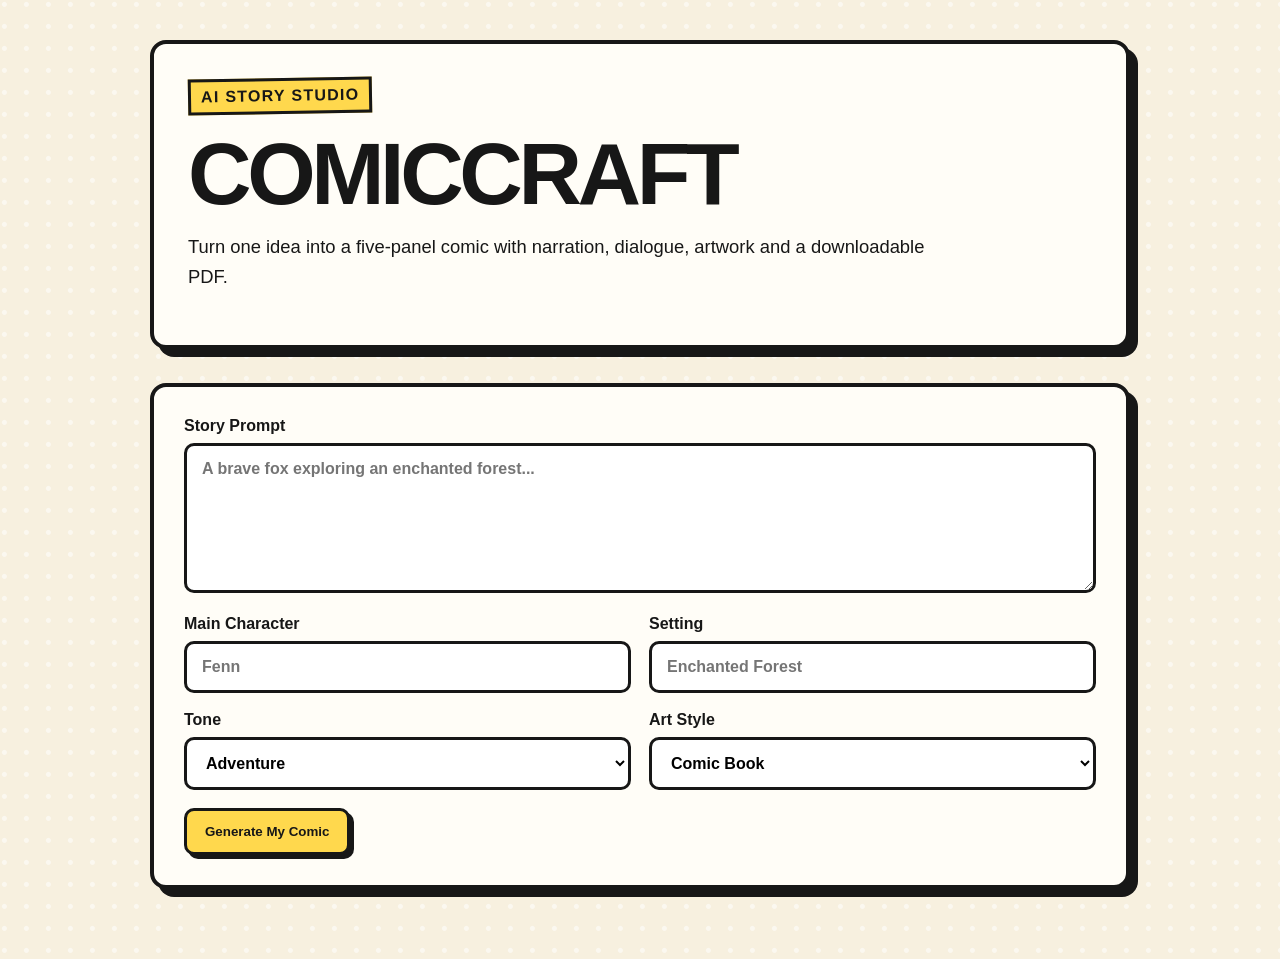
<file: templates/index.html>
<!doctype html>
<html lang="en">
<head>
  <meta charset="utf-8">
  <meta name="viewport" content="width=device-width, initial-scale=1">
  <title>ComicCraft · AI Comic Creator</title>
  <link rel="stylesheet" href="/static/css/style.css">
</head>
<body>
  <main class="shell">
    <section class="hero comic-box">
      <p class="eyebrow">AI STORY STUDIO</p>
      <h1>ComicCraft</h1>
      <p class="lead">Turn one idea into a five-panel comic with narration, dialogue, artwork and a downloadable PDF.</p>
    </section>

    <section class="form-card comic-box">
      <form id="comic-form" method="post" action="/generate">
        <label>Story Prompt
          <textarea name="story_prompt" maxlength="2000" required placeholder="A brave fox exploring an enchanted forest..."></textarea>
        </label>
        <div class="grid two">
          <label>Main Character
            <input name="character_name" maxlength="120" required placeholder="Fenn">
          </label>
          <label>Setting
            <input name="setting" maxlength="200" required placeholder="Enchanted Forest">
          </label>
        </div>
        <div class="grid two">
          <label>Tone
            <select name="tone" required>
              <option value="Adventure">Adventure</option>
              <option value="Funny">Funny</option>
              <option value="Dramatic">Dramatic</option>
              <option value="Mystery">Mystery</option>
              <option value="Heartwarming">Heartwarming</option>
            </select>
          </label>
          <label>Art Style
            <select name="art_style" required>
              <option value="Comic Book">Comic Book</option>
              <option value="Anime">Anime</option>
              <option value="Cartoon">Cartoon</option>
              <option value="Realistic">Realistic</option>
              <option value="Watercolor">Watercolor</option>
            </select>
          </label>
        </div>
        <button class="primary" type="submit">Generate My Comic</button>
      </form>
    </section>
  </main>

  <div id="loading-overlay" class="loading-overlay" hidden>
    <div class="loading-card comic-box">
      <div class="spinner" aria-hidden="true"></div>
      <h2>Crafting your comic…</h2>
      <p>Writing scenes, drawing panels and preparing the preview.</p>
    </div>
  </div>

  <script>
    document.getElementById('comic-form').addEventListener('submit', () => {
      document.getElementById('loading-overlay').hidden = false;
    });
  </script>
</body>
</html>
</file>
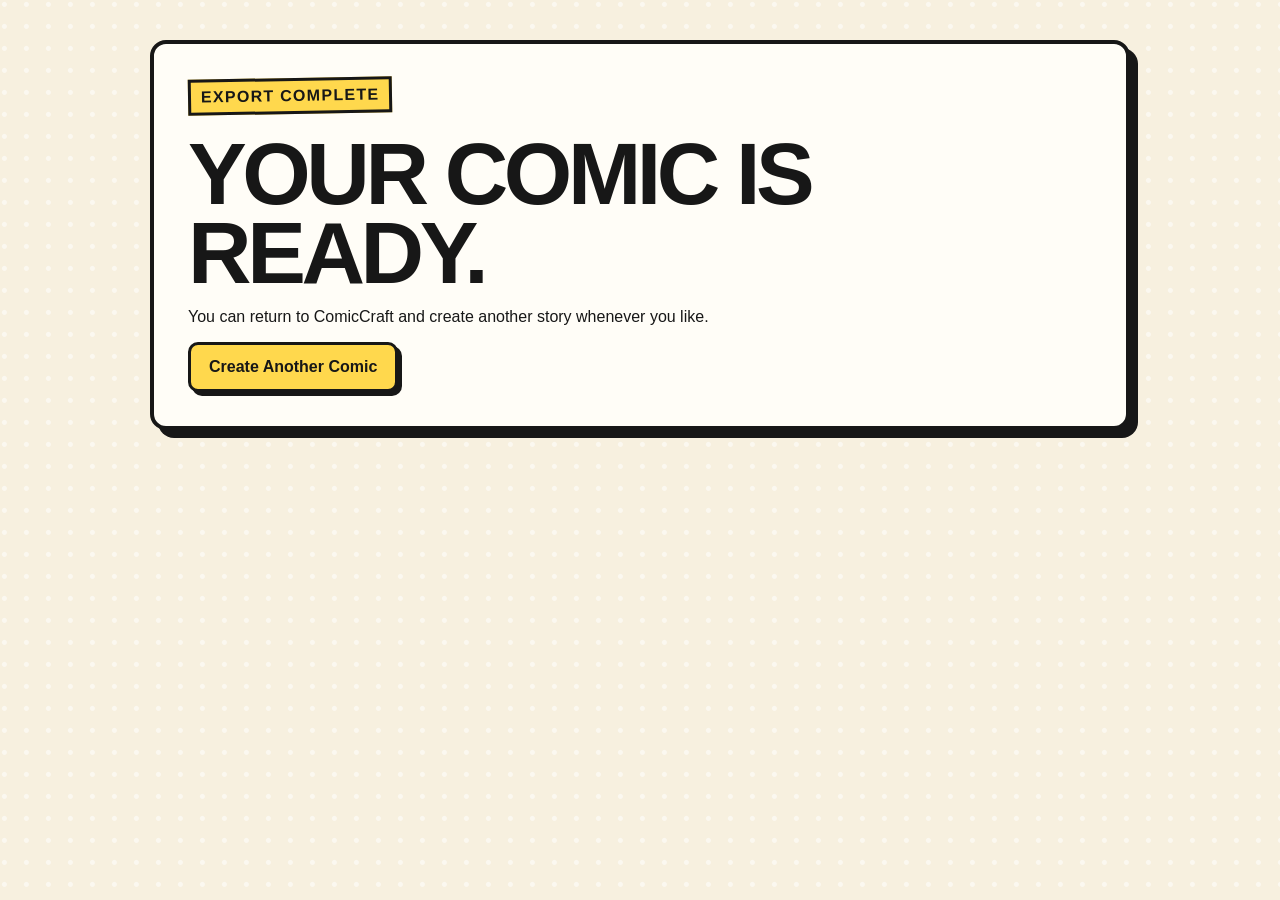
<file: templates/export_success.html>
<!doctype html><html lang="en"><head><meta charset="utf-8"><meta name="viewport" content="width=device-width,initial-scale=1"><title>ComicCraft · Export</title><link rel="stylesheet" href="/static/css/style.css"></head><body><main class="shell"><section class="comic-box hero"><p class="eyebrow">EXPORT COMPLETE</p><h1>Your comic is ready.</h1><p>You can return to ComicCraft and create another story whenever you like.</p><a class="primary link-button" href="/">Create Another Comic</a></section></main></body></html>
</file>
<file: static/css/style.css>
:root{--ink:#171717;--paper:#f7f0df;--card:#fffdf7;--yellow:#ffd84d;--red:#e94b35;--blue:#5ca8ff;--shadow:8px 8px 0 var(--ink)}
*{box-sizing:border-box}body{margin:0;background:radial-gradient(circle at 20% 20%,#fff8 0 2px,transparent 3px) 0 0/22px 22px,var(--paper);color:var(--ink);font-family:Arial,Helvetica,sans-serif}.shell{width:min(980px,92vw);margin:40px auto 70px}.shell.wide{width:min(1180px,94vw)}.comic-box{background:var(--card);border:4px solid var(--ink);box-shadow:var(--shadow);border-radius:16px}.hero,.preview-header,.error-card{padding:34px}.eyebrow{display:inline-block;margin:0 0 8px;padding:6px 10px;background:var(--yellow);border:3px solid var(--ink);font-weight:900;letter-spacing:.08em;transform:rotate(-1deg)}h1{font-size:clamp(2.5rem,8vw,5.5rem);line-height:.9;margin:12px 0;text-transform:uppercase;letter-spacing:-.05em}h2{margin:.35rem 0 1rem}.lead{max-width:760px;font-size:1.15rem;line-height:1.65}.form-card{margin-top:34px;padding:30px}.grid{display:grid;gap:18px}.grid.two{grid-template-columns:1fr 1fr}label{display:block;font-weight:800;margin:0 0 18px}input,textarea,select{width:100%;margin-top:8px;padding:14px 15px;border:3px solid var(--ink);border-radius:10px;background:#fff;font:inherit}textarea{min-height:150px;resize:vertical}.primary,.secondary,.link-button{display:inline-block;border:3px solid var(--ink);border-radius:10px;padding:13px 18px;font-weight:900;text-decoration:none;color:var(--ink);cursor:pointer}.primary{background:var(--yellow);box-shadow:4px 4px 0 var(--ink)}.secondary{background:#fff}.primary:hover,.secondary:hover{transform:translate(2px,2px);box-shadow:2px 2px 0 var(--ink)}.actions{display:flex;gap:12px;flex-wrap:wrap;margin-top:20px}.panels{display:grid;grid-template-columns:repeat(2,minmax(0,1fr));gap:30px;margin-top:38px}.panel{padding:20px;position:relative}.panel:nth-child(5){grid-column:1/-1;width:min(720px,100%);justify-self:center}.panel-number{display:inline-block;background:var(--blue);border:3px solid var(--ink);padding:5px 9px;font-size:.8rem;font-weight:900;transform:rotate(-2deg)}.panel img{width:100%;aspect-ratio:3/2;object-fit:cover;border:4px solid var(--ink);border-radius:10px;background:#eee}.scene{font-style:italic;color:#444}.narration{font-size:1.05rem;line-height:1.6}.speech{position:relative;margin:18px 0 4px;padding:16px 18px;background:white;border:3px solid var(--ink);border-radius:20px;font-weight:800}.speech:after{content:"";position:absolute;left:30px;bottom:-14px;width:18px;height:18px;background:white;border-right:3px solid var(--ink);border-bottom:3px solid var(--ink);transform:rotate(45deg)}.warning{margin-top:18px;padding:12px 14px;background:#ffe0dc;border:3px solid var(--red);font-weight:800}.loading-overlay{position:fixed;inset:0;background:#000a;display:grid;place-items:center;padding:20px;z-index:10}.loading-overlay[hidden]{display:none}.loading-card{padding:28px;text-align:center;max-width:430px}.spinner{width:58px;height:58px;margin:auto;border:7px solid #ddd;border-top-color:var(--red);border-radius:50%;animation:spin .8s linear infinite}@keyframes spin{to{transform:rotate(360deg)}}@media(max-width:720px){.grid.two,.panels{grid-template-columns:1fr}.panel:nth-child(5){grid-column:auto;width:auto}.hero,.preview-header,.form-card,.error-card{padding:22px}.shell{margin-top:20px}h1{font-size:3rem}}
</file>
